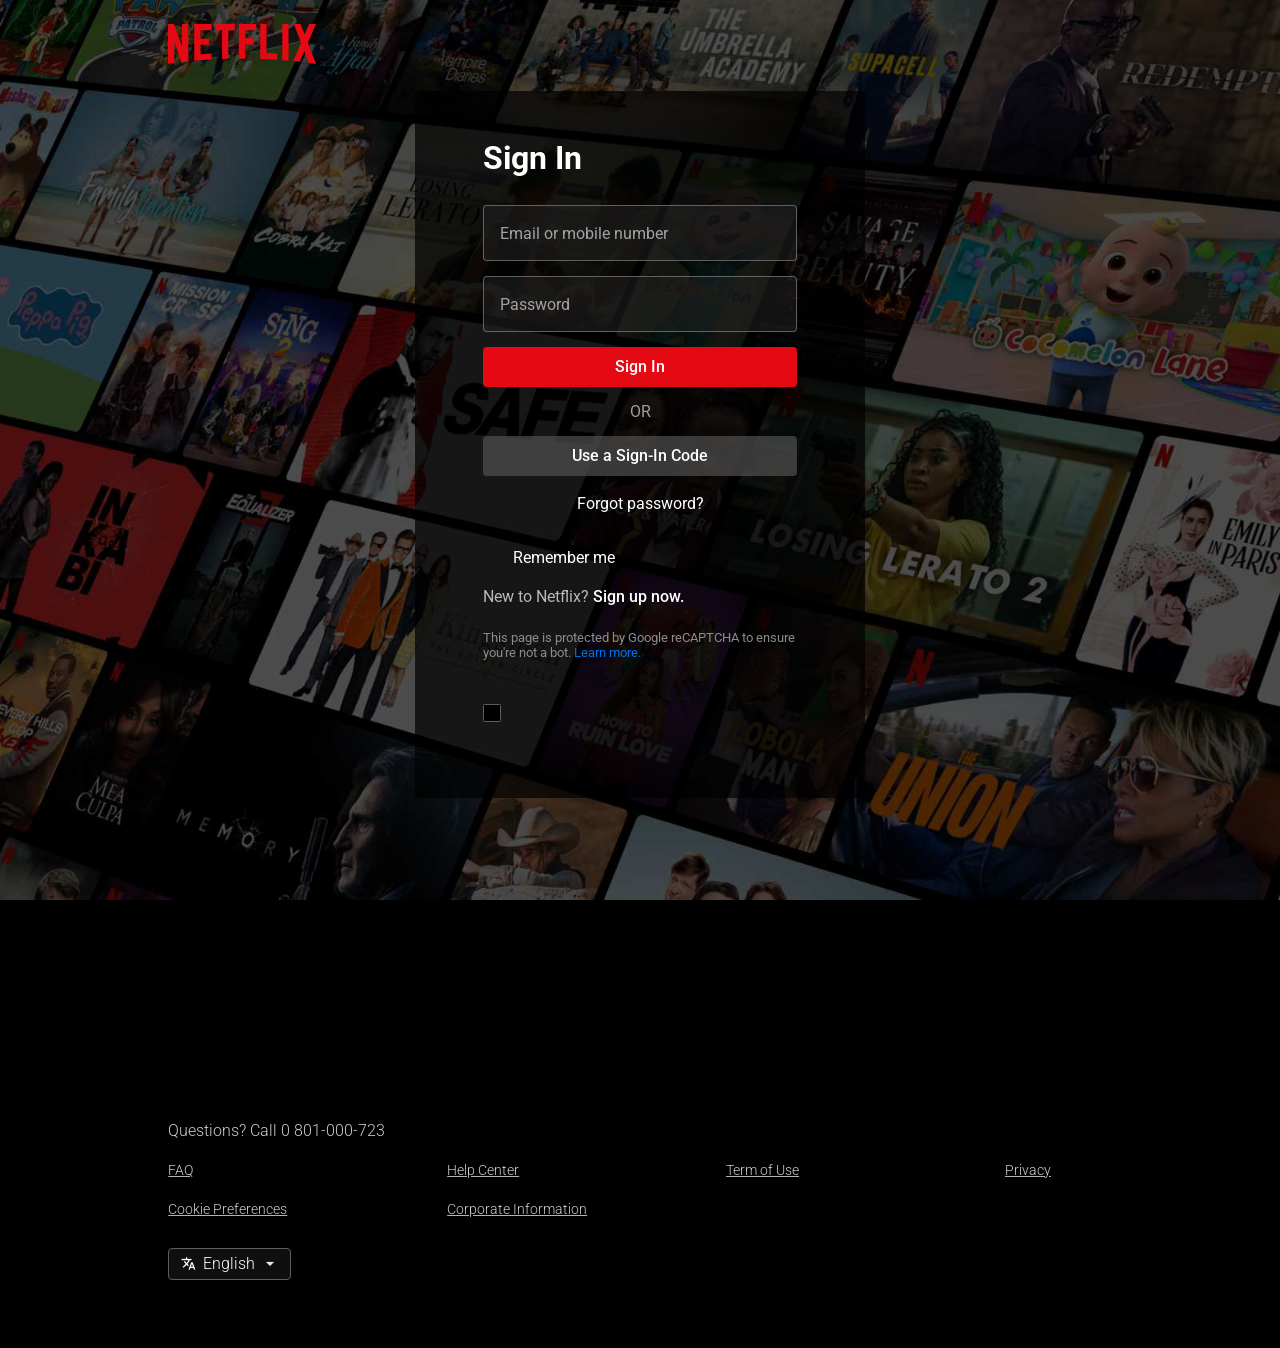
<file: pages/signup.html>
<!DOCTYPE html>
<html lang="en">
<head>
    <meta charset="UTF-8">
    <meta name="viewport" content="width=device-width, initial-scale=1.0">
    <link rel="stylesheet" href="https://fonts.googleapis.com/css2?family=Material+Symbols+Outlined:opsz,wght,FILL,GRAD@24,400,0,0" />
    <link rel="shortcut icon" href="./assets/netflix-icon.svg">
    <link rel="stylesheet" href="./signup.css">
    <title>Netflix</title>
</head>
<body>
    <div class="banner-wrap">
        <div class="overlay"></div>
        <div class="navbar">
            <div class="logo">
                <img height="40px" width="148px" src="./assets/netflix-logo.svg" alt="Netflix Logo">
            </div>
        </div>

        <div class="banner-container">
            <form>
                <div class="input-area">
                <h1>Sign In</h1>
                <div class="signin-form">
                <input type="text" id="contact" name="contact" autocomplete="email" placeholder="Email or mobile number" >
                <input type="password" id="password" name="password" autocomplete="current-password" placeholder="Password">
                <button class="signin-btn">
                    <a href="#" target="_blank">Sign In</a>
                </button>

                <div class="or">
                <p>OR</p>
                </div>

                <button class="code-btn">
                    <a href="#" target="_blank">Use a Sign-In Code</a>
                </button>
                <p class="forgot-pswd">
                    <a href="#" target="_blank">Forgot password?</a>
                </p>

                <div class="form-footer">
                <input type="checkbox" id="rememberme" name="rememberme">
                <label for="rememberme">Remember me</label>
                <p class="newuser">
                    New to Netflix? <a href="#" target="_blank">Sign up now.</a>
                </p>
                <p class="verification">
                    This page is protected by Google reCAPTCHA to ensure you're not a bot. <a href="#" target="_blank">Learn more.</a>
                </p>
                </div>
                </div>
                </div>
            </form>
        </div>    
    </div>

    <div class="footer-section">
        <div class="footer-items">
        <p id="call">Questions? Call <a href="#" target="_blank" class="number">0 801-000-723</a></p>

        <div class="footer-links">
        <ul>
            <li><a href="https://help.netflix.com/en/node/412">FAQ</a></li>
            <li><a href="#">Cookie Preferences</a></li>
            <li><a href="https://help.netflix.com/en">Help Center</a></li>
            <li><a href="https://help.netflix.com/en/node/134094">Corporate Information</a></li>
            <li><a href="https://help.netflix.com/legal/termsofuse">Term of Use</a></li><br>
            <li><a href="https://help.netflix.com/legal/privacy">Privacy</a></li>
        </ul>
        </div>

        <div class="dropdown-btn">
            <span class="material-symbols-outlined" style="font-size: 15px; font-weight: 500;">translate</span>
            <select name="languages" id="languages">
                <option lang="en" label="English" value="en-ZA" selected>English</option>
                <option lang="en" label="Afrikaans" value="en-ZA">Afrikaans</option>
            </select>
        </div>
        </div>
    </div> 
</body>
</html>
</file>
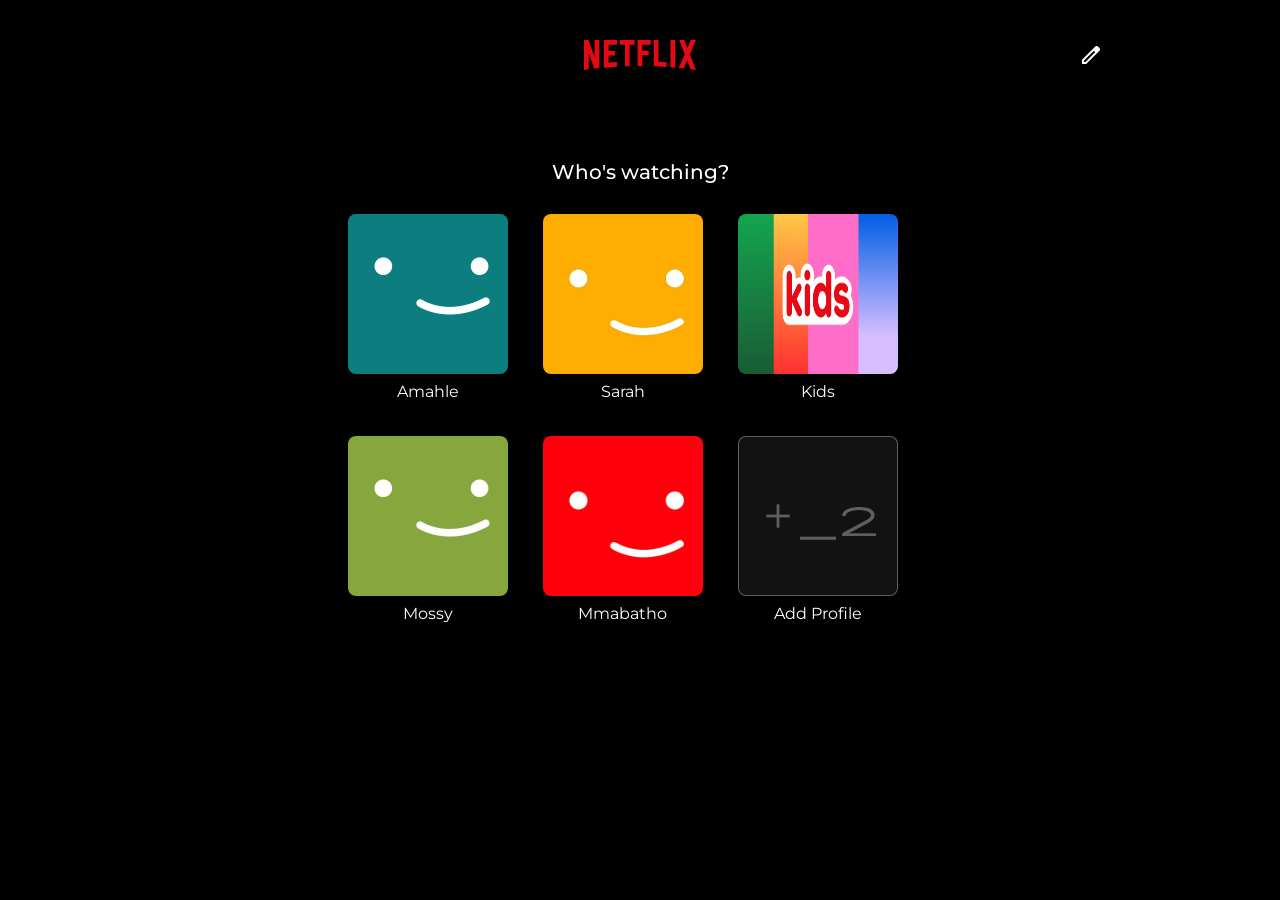
<file: pages/profiles/profiles.html>
<!DOCTYPE html>
<html lang="en">
<head>
    <meta charset="UTF-8">
    <meta name="viewport" content="width=device-width, initial-scale=1.0">
    <link rel="preconnect" href="https://fonts.googleapis.com">
    <link rel="preconnect" href="https://fonts.gstatic.com" crossorigin>
    <link href="https://fonts.googleapis.com/css2?family=Montserrat:ital,wght@0,100..900;1,100..900&family=Poppins:ital,wght@0,100;0,200;0,300;0,400;0,500;0,600;0,700;0,800;0,900;1,100;1,200;1,300;1,400;1,500;1,600;1,700;1,800;1,900&display=swap" rel="stylesheet">
    <link rel="stylesheet" href="https://fonts.googleapis.com/css2?family=Material+Symbols+Outlined:opsz,wght,FILL,GRAD@20..48,100..700,0..1,-50..200" />
    <link rel="shortcut icon" href="../assets/netflix-icon.svg">
    <link rel="stylesheet" href="../profiles/profiles.css">
    <link rel="stylesheet" href="../profiles/responsive.css">
    <title>Netflix</title>
</head>
<body>
    <nav>
        <a href="../../index.html">
            <img src="../assets/netflix-logo.svg" alt="netflix-logo" class="logo" />
        </a>
        <span class="material-symbols-outlined">edit</span>
    </nav>
    <main class="content">
        <p class="title">Who's watching?</p>

        <div class="profile-boxes">
            <div class="row">
                <div class="profile">
                    <img src="../assets/blue-avatar.png" alt="blue-avatar" class="avatar" />
                    <p>Amahle</p>
                </div>
                <div class="profile">
                    <img src="../assets/green-avatar.jpg" alt="green-avatar" class="avatar" />
                    <p>Mossy</p>
                </div>
            </div>
            <div class="row">
                <div class="profile">
                    <img src="../assets/yellow-avatar.jpg" alt="yellow-avatar" class="avatar" />
                    <p>Sarah</p>
                </div>
                <div class="profile">
                    <img src="../assets/red-avatar.jpg" alt="red-avatar" class="avatar" />
                    <p>Mmabatho</p>
                </div>
            </div>
            <div class="row">
                <div class="profile">
                    <img src="../assets/kids-avatar.webp" alt="kids-avatar" class="avatar" />
                    <p>Kids</p>
                </div>
                <div class="profile">
                    <div class="add-profile">
                        <span class="material-symbols-outlined">add_2</span>
                    </div>
                    <p>Add Profile</p>
                </div>
            </div>
        </div>

        <div class="setting">

        </div>
    </main>

    
</body>
</html>
</file>
<file: pages/signup.css>
@import url('https://fonts.googleapis.com/css2?family=Roboto:ital,wght@0,100;0,300;0,400;0,500;0,700;0,900;1,100;1,300;1,400;1,500;1,700;1,900&display=swap');

* {
    box-sizing: border-box;
    font-family: 'Roboto', sans-serif;
    font-size: 16px;
    margin: 0;
}

.banner-wrap {
    background: black;
    background-image: url(./assets/bgimage.jpg);
    background-position: top;
    background-repeat: no-repeat;
    background-size: cover;
    height: 100vh;
    position: relative;
    z-index: 1;
}

.overlay {
    background-color: rgba(0, 0, 0, 0.6);
    height: 100%;
    position: absolute;
    top: 0;
    width: 100%;
    z-index: -1;
}

.navbar {
    display: flex;
    height: 91.2px;
    margin: 0px 120.267px;
    padding: 24px 48px;
}

.logo {
    width: 1106.7px;
    cursor: pointer;
}

.banner-container {
    display: flex;
    flex-direction: column;
    align-items: center;
    margin: 0px 424.450px 50px 424.450px;
    padding: 0px 72.150px;
    color: white;
}

.input-area {
    background-color: rgba(0, 0, 0, 0.7);
    padding: 48px 68px;
    height: 707px;
}

.input-area h1 {
    font-size: 32px;
    font-weight: 700;
    color: white;
    margin: 0px 0px 28px 0px;
}

.signin-form {
    display: flex;
    flex-direction: column;
    align-items: center;
}

.signin-form input {
    height: 56px;
    width: 314px;
    margin-bottom: 15px;
    background-color: rgba(37, 36, 36, 0.5);
    border: 1.067px solid rgba(128, 128, 128, 0.7);
    border-radius: 4px;
    color: white;
    font-size: 16px;
    font-weight: 400;
    line-height: 1.5;
    text-indent: 16px;
    padding: 0;
    cursor: text;
}

::placeholder {
    color: rgba(255, 255, 255, 0.6);
    font-size: 16px;
    font-weight: 400;
}

.signin-btn {
    height: 40px;
    width: 314px;
    color: rgb(255, 255, 255);
    display: flex;
    align-items: center;
    justify-content: center;
    background-color: rgb(229, 9, 20);
    border: 1.06667px solid rgba(0,0,0,0);
    border-radius: 4px;
    margin-bottom: 15px;
    cursor: pointer;
}

.signin-btn:hover {
    background-color: #C11119;
}

.signin-btn a {
    color: rgb(255, 255, 255);
    line-height: 16px;
    text-decoration: none;
    font-size: 16px;
    font-weight: 500;
}

.or {
    color: rgba(255, 255, 255, 0.6);
    font-size: 14px;
    font-weight: 400;
}

.code-btn {
    height: 40px;
    width: 314px;
    color: rgb(255, 255, 255);
    display: flex;
    align-items: center;
    justify-content: center;
    background-color: rgba(80,80,80,0.7);
    border: 1.06667px solid rgba(0,0,0,0);
    border-radius: 4px;
    margin-top: 15px;
    margin-bottom: 18px;
    cursor: pointer;
}

.code-btn:hover {
    background-color: rgba(66, 66, 67, 0.7);
}

.code-btn a {
    color: rgb(255, 255, 255);
    line-height: 16px;
    text-decoration: none;
    font-size: 16px;
    font-weight: 500;
}

.forgot-pswd a {
    color: rgb(255, 255, 255);
    text-decoration: none;
    font-size: 16px;
    font-weight: 400;
}

.forgot-pswd a:hover {
    text-decoration: underline;
}

.form-footer {
    display: flex;
    flex-direction: column;
    justify-content: flex-end;
    margin-top: 35px;
}

.form-footer input {
    appearance: none;
    background-color: rgba(0, 0, 0, 1);
    border-color: #5E5E5E;
    border-radius: 1.5px;
    color: rgb(0,0,0);
    height: 18px;
    width: 18px;
    cursor: pointer;
    margin: 0;
    position: absolute;
    top: 78.2%;
}

.form-footer input:hover {
    border-color: white;
}

.form-footer input:checked {
    background-color: white;
    
}

.form-footer label {
    padding-left: 30px;
}

.newuser {
    margin-top: 20px;
    margin-bottom: 24px;
    color: rgba(255, 255, 255, 0.7);
    font-size: 16px;
    font-weight: 400;
}

.newuser a {
    color: rgb(255, 255, 255);
    font-size: 16px;
    font-weight: 500;
    text-decoration: none;
    cursor: pointer;
}

.newuser a:hover {
    text-decoration: underline;
}

.verification {
    color: rgb(140,140,140);
    font-size: 13px;
    font-weight: 400;
}

.verification a {
    color: #0071eb;
    font-size: 13px;
    text-decoration: none;
}

.verification a:hover {
    text-decoration: underline;
}

.footer-section {
    background: black;
    color: rgba(255, 255, 255, 0.7);
    padding: 72px 120.267px 220px 120.267px;
  
}

.footer-items {
    display: flex;
    flex-direction: column;
    font-weight: 300;
    justify-content: center; 
    padding: 0px 48px;
    height: 156px;
    width: 1106.67px;
}

.footer-items p {
    padding-top: 300px;
    padding-bottom: 20px;
}

#call {
    color: rgba(255, 255, 255, 0.8);
    cursor: text;
    font-size: 16px;
    font-weight: 300;
}

.footer-items a {
    color: rgba(255, 255, 255, 0.8);
    text-decoration: none;
    cursor: pointer;
}

.footer-items a:hover {
    text-decoration: underline;
}

.footer-links {
    columns: 4;
    column-gap: 105px;
    text-indent: -40px;
    padding-bottom: 10px;
}

.footer-links li {
    list-style-type: none;
    text-decoration: underline;
    padding-bottom: 20px;
    cursor: pointer;
}

.footer-links a {
    font-size: 14px;
}

.dropdown-btn {
    align-items: center;
    background-color: #0F0F0F;
    border: 1px solid #5E5E5E;
    border-radius: 4px;
    color: white;
    display: flex;
    height: 32px;
    position: relative;    
    width: 122.27px;
}

.dropdown-btn select {
    color: white;
    appearance: none;
    background-color: #0F0F0F;
    background: url(./assets/carot.png) 90% no-repeat;
    background-size: 20px;
    border: none;
    display: flex;
    font-weight: 300;
    padding: 6px 36px 6px 34px;
    width: 100%;
}

.dropdown-btn .material-symbols-outlined {
    align-items: center;
    margin-left: 12px;
    position: absolute;
}
</file>
<file: pages/profiles/profiles.css>
@import url('https://fonts.googleapis.com/css2?family=Montserrat:ital,wght@0,100..900;1,100..900&family=Poppins:ital,wght@0,100;0,200;0,300;0,400;0,500;0,600;0,700;0,800;0,900;1,100;1,200;1,300;1,400;1,500;1,600;1,700;1,800;1,900&display=swap');

* {
    box-sizing: border-box;
    font-family: "Montserrat", sans-serif;
    margin: 0;
    padding: 0;
}

body {
    background-color: black;
}

nav {
    display: flex;
    flex-direction: row;
    align-items: center;
    justify-content: center;
    padding: 40px 10px;

}

nav a {
    display: flex;
    align-items: center;
    justify-content: center;
}

.logo {
    height: 30px;
    margin: 0px 100px 0px 125px;
    cursor: pointer;
}

nav .material-symbols-outlined {
    display: flex;
    align-items: center;
    justify-content: center;
    color: white;
    height: 30px;
    width: 30px;
    text-align: center;
    cursor: pointer;
}

.content {
    display: flex;
    flex-direction: column;
    align-items: center;
    justify-content: center;
    padding: 50px 30px 50px 30px;
}

.title {
    color: white;
    font-size: 20px;
    font-weight: 500;
    margin-bottom: 30px;
}

.profile-boxes {
    display: flex;
    flex-direction: column;
    align-items: center;
}

.row {
    display: flex;
    flex-direction: row;
    align-items: center;
    gap: 35px;
    margin-bottom: 35px;
}

.profile {
    display: flex;
    flex-direction: column;
    gap: 8px;
}

.profile p {
    color: white;
    text-align: center;
}

.avatar {
    height: 120px;
    width: 120px;
    border-radius: 8px;
    cursor: pointer;
}

.add-profile {
    display: flex;
    justify-content: center;
    align-items: center;
    background-color: rgba(37, 36, 36, 0.5);
    border: 0.067rem solid rgba(128, 128, 128, 0.7);
    height: 120px;
    width: 120px;
    border-radius: 8px;
    cursor: pointer;
}

.add-profile span {
    display: flex;
    align-items: center;
    justify-content: center;
    font-size: 40px;
    text-align: center;
    color: rgba(128, 128, 128, 0.7);   
}
</file>
<file: pages/profiles/responsive.css>
@media (min-width: 768px) and (orientation: portrait) {
    .logo {
        margin: 0px 250px 0px 280px;
    }

    .title {
        font-size: 22px;
    }

    .row {
        gap: 40px;
        margin-bottom: 40px;
    }

    .avatar {
        height: 160px;
        width: 160px;
    }

    .add-profile {
        height: 160px;
        width: 160px;
    }
}

@media (min-width: 768px) and (orientation: landscape) {
    nav .material-symbols-outlined {
        margin-left: 280px;
    }

    .logo {
        margin-left: 410px;
    }

    .profile-boxes {
        display: flex;
        flex-direction: row;
    }

    .row {
        display: flex;
        flex-direction: column;
        margin-right: 35px;
    }

    .avatar {
        height: 160px;
        width: 160px;
    }

    .add-profile {
        height: 160px;
        width: 160px;
    }
}
</file>
